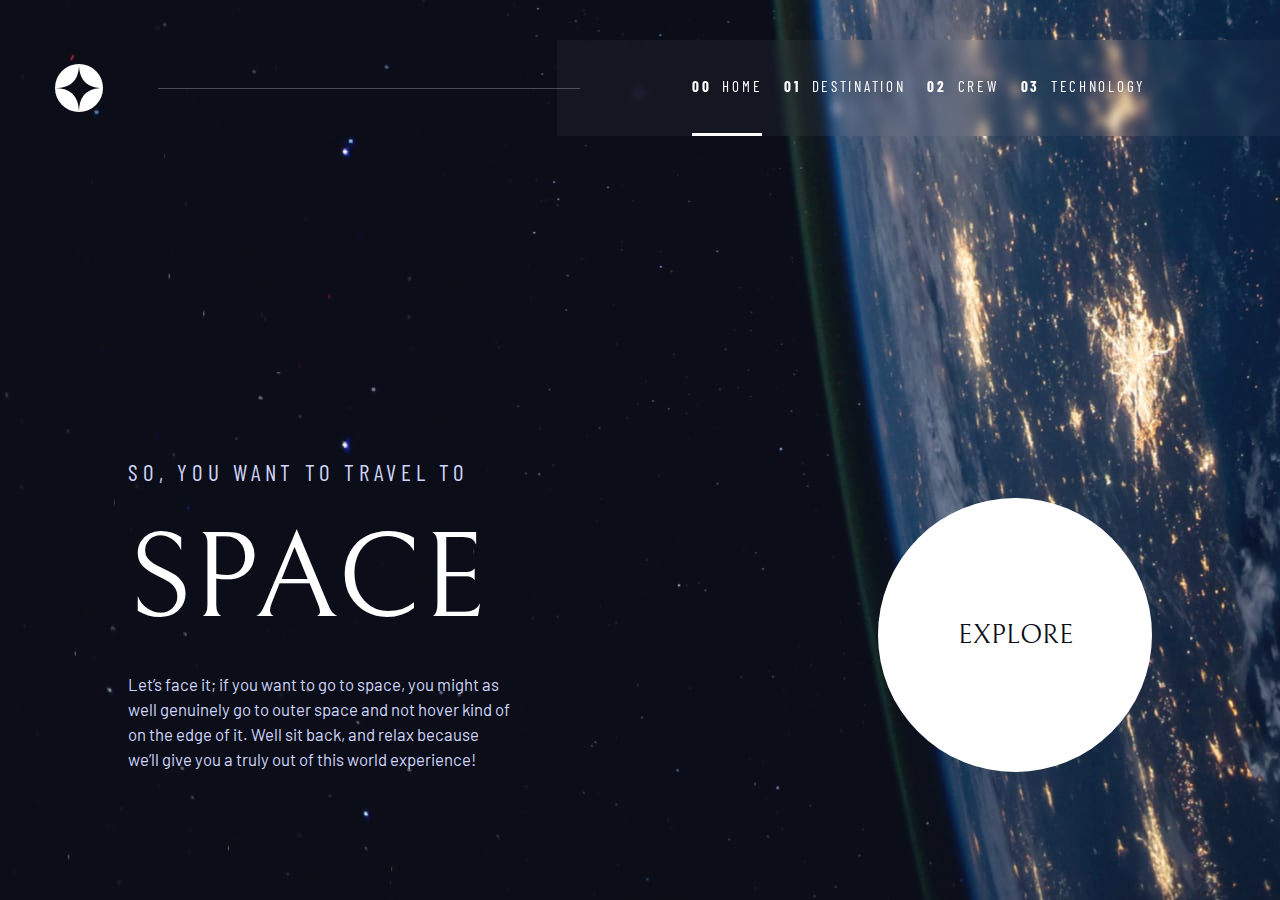
<file: index.html>
<!DOCTYPE html>
<html lang="en">
  <head>
    <meta charset="UTF-8" />
    <meta name="viewport" content="width=device-width, initial-scale=1.0" />

    <link
      rel="icon"
      type="image/png"
      sizes="32x32"
      href="./assets/favicon-32x32.png"
    />

    <link rel="stylesheet" href="reset.css" />
    <link rel="stylesheet" href="styles.css" />

    <style>
      body {
        background-image: url(assets/home/background-home-desktop.jpg);
        background-repeat: no-repeat;
        background-size: cover;
      }
      @media only screen and (max-width: 56.25em) {
        body {
          background-image: url(assets/home/background-home-tablet.jpg);
        }
      }
      @media only screen and (max-width: 40.625em) {
        body {
          background-image: url(assets/home/background-home-mobile.jpg);
        }
      }
    </style>

    <title>Home | Space tourism website</title>
  </head>
  <body class="preload">
    <header>
      <nav>
        <img src="assets/shared/logo.svg" alt="Space Tourism Logo" />
        <button class="burger"></button>
        <ul>
          <li>
            <a href="index.html" class="active"><strong>00</strong> Home</a>
          </li>
          <li>
            <a href="destinations.html"><strong>01</strong> Destination</a>
          </li>
          <li>
            <a href="crewmates.html"><strong>02</strong> Crew</a>
          </li>
          <li>
            <a href="technologies.html"><strong>03</strong> Technology</a>
          </li>
        </ul>
      </nav>
    </header>
    <main class="home">
      <section>
        <article>
          <h5>So, you want to travel to</h5>
          <h1>Space</h1>
          <p class="body-text">
            Let’s face it; if you want to go to space, you might as well
            genuinely go to outer space and not hover kind of on the edge of it.
            Well sit back, and relax because we’ll give you a truly out of this
            world experience!
          </p>
        </article>
      </section>
      <section>
        <a class="explore" href="destinations.html"><h4>Explore</h4></a>
      </section>
    </main>
    <script src="script.js"></script>
  </body>
</html>
</file>
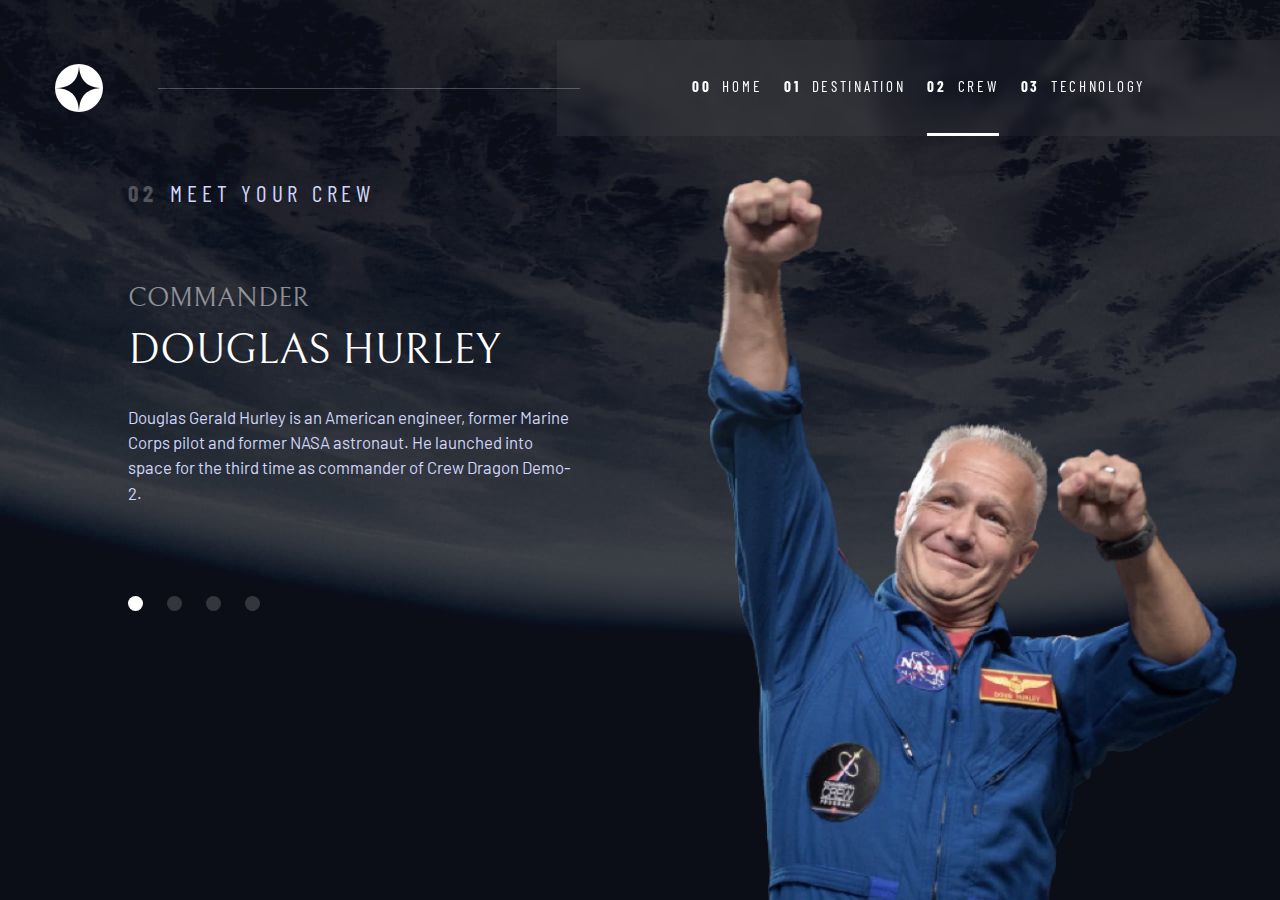
<file: crewmates.html>
<!DOCTYPE html>
<html lang="en">
  <head>
    <meta charset="UTF-8" />
    <meta name="viewport" content="width=device-width, initial-scale=1.0" />

    <link
      rel="icon"
      type="image/png"
      sizes="32x32"
      href="./assets/favicon-32x32.png"
    />

    <link rel="stylesheet" href="reset.css" />
    <link rel="stylesheet" href="styles.css" />

    <style>
      body {
        background-image: url(assets/crew/background-crew-desktop.jpg);
        background-repeat: no-repeat;
        background-size: cover;
      }
      @media only screen and (max-width: 56.25em) {
        body {
          background-image: url(assets/crew/background-crew-tablet.jpg);
        }
      }
      @media only screen and (max-width: 40.625em) {
        body {
          background-image: url(assets/crew/background-crew-mobile.jpg);
        }
      }
    </style>

    <title>Crewmates | Space tourism website</title>
  </head>
  <body class="preload">
    <header>
      <nav>
        <img src="assets/shared/logo.svg" alt="Space Tourism Logo" />
        <button class="burger"></button>
        <ul>
          <li>
            <a href="index.html"><strong>00</strong> Home</a>
          </li>
          <li>
            <a href="destinations.html"><strong>01</strong> Destination</a>
          </li>
          <li>
            <a href="crewmates.html" class="active"><strong>02</strong> Crew</a>
          </li>
          <li>
            <a href="technologies.html"><strong>03</strong> Technology</a>
          </li>
        </ul>
      </nav>
    </header>
    <main class="crew">
      <section class="info-card">
        <article>
          <h5><strong>02</strong>Meet your crew</h5>
          <h4 id="title"></h4>
          <h3 id="name"></h3>
          <p id="desc" class="body-text">
          </p>
        </article>
        <div class="switches">
          <ul>
            <li><a>1</a></li>
            <li><a>2</a></li>
            <li><a>3</a></li>
            <li><a>4</a></li>
          </ul>
        </div>
      </section>
      <section class="info-card crewmate">
        <h5><strong>02</strong>Meet your crew</h5>
        <img id="image" src="" alt="" />
      </section>
    </main>
    <script src="script.js"></script>
    <script src="crewmates.js"></script>
  </body>
</html>
</file>
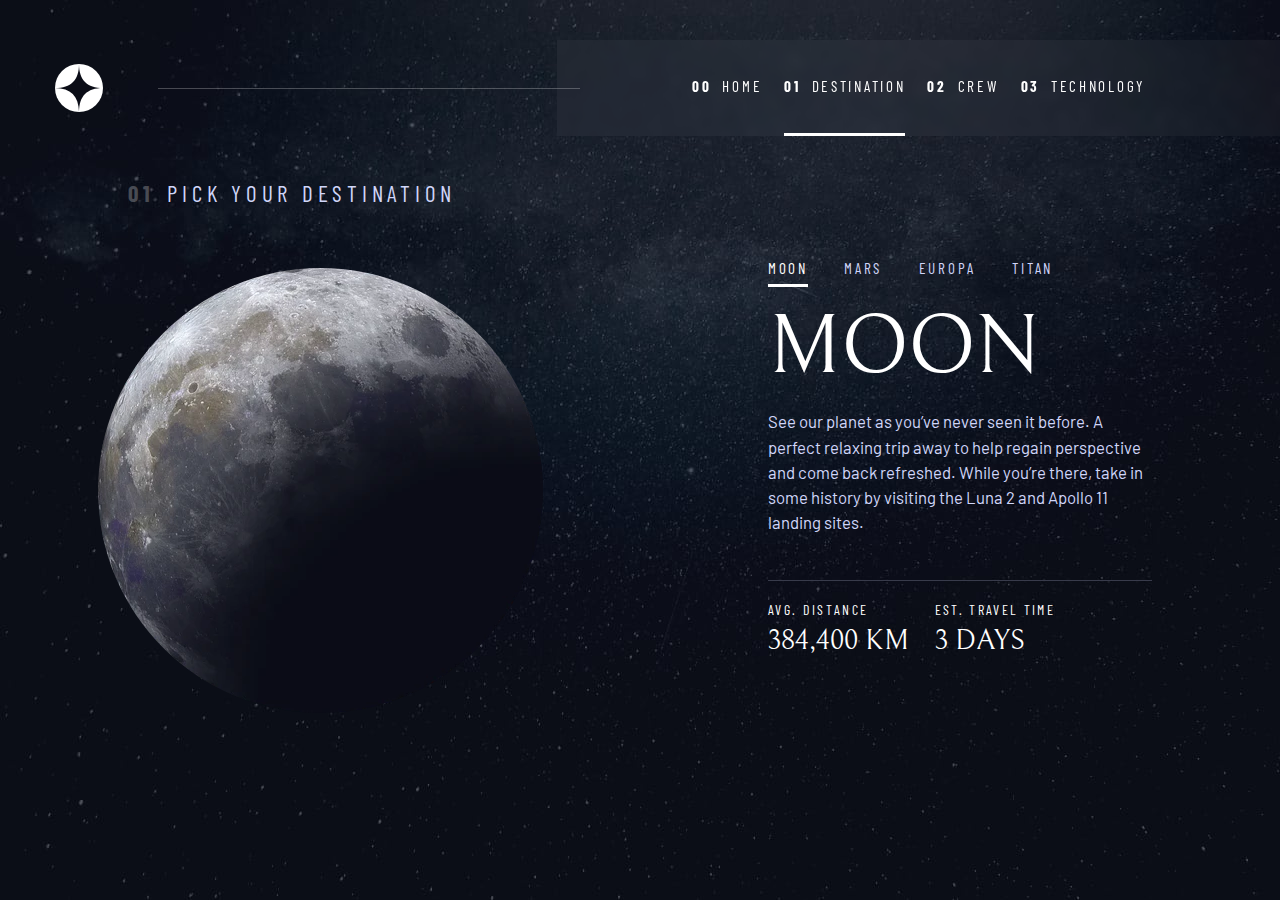
<file: destinations.html>
<!DOCTYPE html>
<html lang="en">
  <head>
    <meta charset="UTF-8" />
    <meta name="viewport" content="width=device-width, initial-scale=1.0" />

    <link
      rel="icon"
      type="image/png"
      sizes="32x32"
      href="./assets/favicon-32x32.png"
    />

    <link rel="stylesheet" href="reset.css" />
    <link rel="stylesheet" href="styles.css" />

    <style>
      body {
        background-image: url(assets/destination/background-destination-desktop.jpg);
        background-repeat: no-repeat;
        background-size: cover;
      }
      @media only screen and (max-width: 56.25em) {
        body {
          background-image: url(assets/destination/background-destination-tablet.jpg);
        }
      }
      @media only screen and (max-width: 40.625em) {
        body {
          background-image: url(assets/destination/background-destination-mobile.jpg);
        }
      }
    </style>

    <title>Destinations | Space tourism website</title>
  </head>
  <body class="preload">
    <header>
      <nav>
        <img src="assets/shared/logo.svg" alt="Space Tourism Logo" />
        <button class="burger"></button>
        <ul>
          <li>
            <a href="index.html"><strong>00</strong> Home</a>
          </li>
          <li>
            <a href="destinations.html" class="active"
              ><strong>01</strong> Destination</a
            >
          </li>
          <li>
            <a href="crewmates.html"><strong>02</strong> Crew</a>
          </li>
          <li>
            <a href="technologies.html"><strong>03</strong> Technology</a>
          </li>
        </ul>
      </nav>
    </header>
    <main>
      <section class="info-card">
        <h5><strong>01</strong>Pick your destination</h5>
        <img class="planet" id="image" src="" alt="" />
      </section>
      <section class="info-card">
        <div class="tabs">
          <ul>
            <li><a>Moon</a></li>
            <li><a>Mars</a></li>
            <li><a>Europa</a></li>
            <li><a>Titan</a></li>
          </ul>
        </div>
        <article>
          <h2 id="name"></h2>
          <p id="desc" class="body-text"></p>
          <hr />
          <div class="stats">
            <div>
              <p class="sub2">AVG. DISTANCE</p>
              <p id="dist" class="sub1"></p>
            </div>
            <div>
              <p class="sub2">Est. travel time</p>
              <p id="travel" class="sub1"></p>
            </div>
          </div>
        </article>
      </section>
    </main>
    <script src="script.js"></script>
    <script src="destinations.js"></script>
  </body>
</html>
</file>
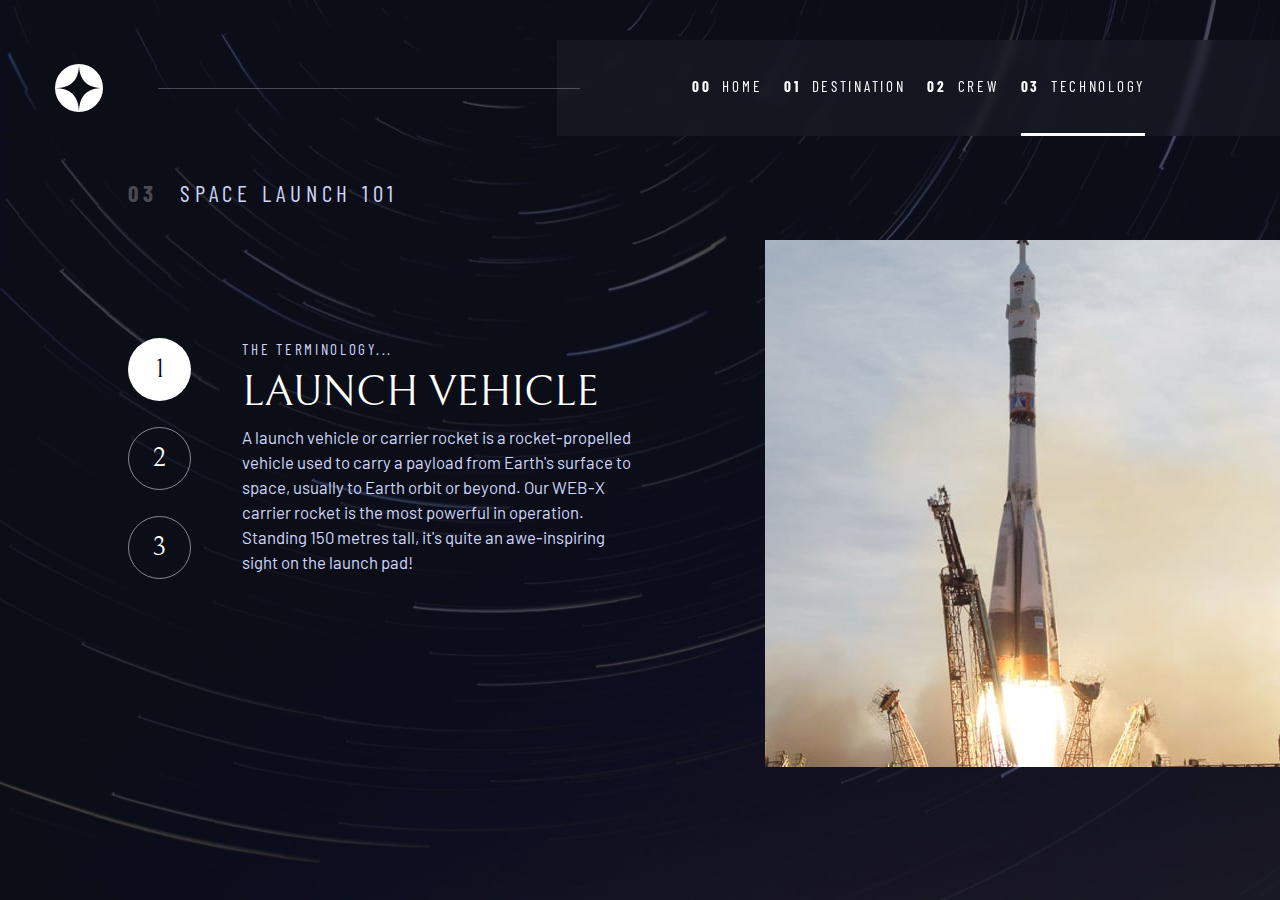
<file: technologies.html>
<!DOCTYPE html>
<html lang="en">
  <head>
    <meta charset="UTF-8" />
    <meta name="viewport" content="width=device-width, initial-scale=1.0" />

    <link
      rel="icon"
      type="image/png"
      sizes="32x32"
      href="./assets/favicon-32x32.png"
    />

    <link rel="stylesheet" href="reset.css" />
    <link rel="stylesheet" href="styles.css" />

    <style>
      body {
        background-image: url(assets/technology/background-technology-desktop.jpg);
        background-repeat: no-repeat;
        background-size: cover;
      }
      @media only screen and (max-width: 56.25em) {
        body {
          background-image: url(assets/technology/background-technology-tablet.jpg);
        }
      }
      @media only screen and (max-width: 40.625em) {
        body {
          background-image: url(assets/technology/background-technology-mobile.jpg);
        }
      }
    </style>

    <title>Technology | Space tourism website</title>
  </head>
  <body class="preload">
    <header>
      <nav>
        <img src="assets/shared/logo.svg" alt="Space Tourism Logo" />
        <button class="burger"></button>
        <ul>
          <li>
            <a href="index.html"><strong>00</strong> Home</a>
          </li>
          <li>
            <a href="destinations.html"><strong>01</strong> Destination</a>
          </li>
          <li>
            <a href="crewmates.html"><strong>02</strong> Crew</a>
          </li>
          <li>
            <a href="technologies.html" class="active"
              ><strong>03</strong> Technology</a
            >
          </li>
        </ul>
      </nav>
    </header>
    <main class="tech">
      <section class="info-card tech-spread">
        <h5><strong>03</strong> Space launch 101</h5>
        <img class="landscape" src="" alt="" />
        <div class="tech-content">
          <div class="num-nav">
            <ul>
              <li class="active"><h4>1</h4></li>
              <li><h4>2</h4></li>
              <li><h4>3</h4></li>
            </ul>
          </div>
          <article>
            <p class="tech-text">The terminology...</p>
            <h3 id="title"></h3>
            <p id="tech-body" class="body-text">
            </p>
          </article>
        </div>
      </section>
      <section class="tech-image">
        <img class="portrait" src="" alt="" />
      </section>
    </main>
    <script src="script.js"></script>
    <script src="technologies.js"></script>
  </body>
</html>
</file>
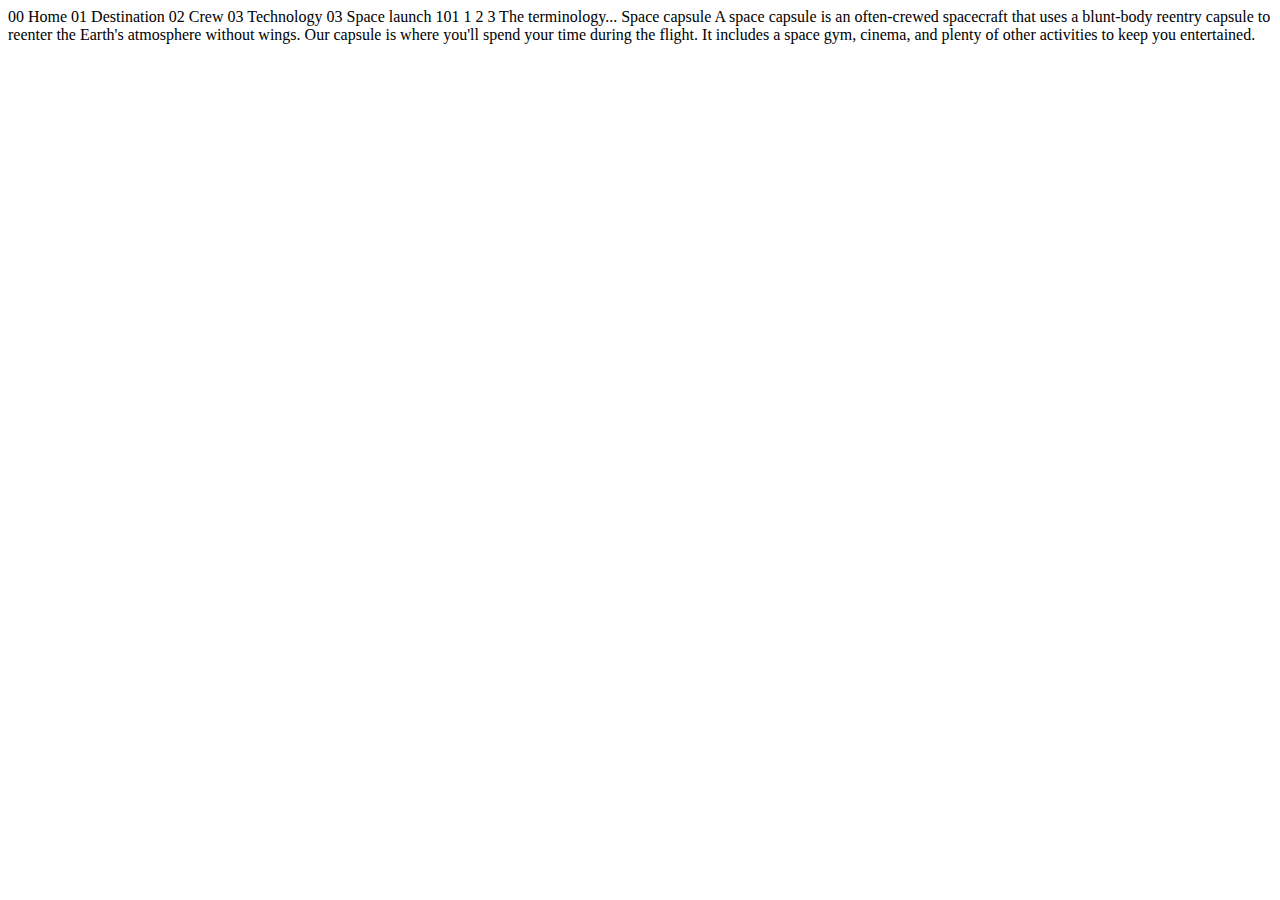
<file: technology-capsule.html>
<!DOCTYPE html>
<html lang="en">
<head>
  <meta charset="UTF-8">
  <meta name="viewport" content="width=device-width, initial-scale=1.0">

  <link rel="icon" type="image/png" sizes="32x32" href="./assets/favicon-32x32.png">
  
  <title>Frontend Mentor | Space tourism website</title>
</head>
<body>

  00 Home
  01 Destination
  02 Crew
  03 Technology

  03 Space launch 101

  1
  2
  3

  The terminology...
  Space capsule

  A space capsule is an often-crewed spacecraft that uses a blunt-body reentry 
  capsule to reenter the Earth's atmosphere without wings. Our capsule is where 
  you'll spend your time during the flight. It includes a space gym, cinema, 
  and plenty of other activities to keep you entertained.
</body>
</html>
</file>
<file: styles.css>
@import url("https://fonts.googleapis.com/css2?family=Barlow&family=Barlow+Condensed:wght@400;700&family=Bellefair&display=swap");
* {
  box-sizing: border-box;
}

body {
  background-color: #0B0D17;
  display: flex;
  flex-direction: column;
  height: 100vh;
  max-height: 100%;
  max-width: 100%;
  overflow-x: hidden;
  width: 100vw;
}

.preload * {
  transition: none !important;
}

.explore {
  align-items: center;
  align-self: flex-end;
  aspect-ratio: 1/1;
  background-color: #FFFFFF;
  border-radius: 50%;
  display: flex;
  justify-content: center;
  max-width: 17.125rem;
  position: relative;
  text-decoration: none;
  width: 50vw;
}
.explore::after {
  background-color: rgba(255, 255, 255, 0.1);
  border-radius: 50%;
  content: "";
  height: 100%;
  position: absolute;
  transition: all 0.5s;
  width: 100%;
  z-index: -1;
}
.explore:hover::after {
  transform: scale(1.5);
}
.explore h4 {
  color: #0B0D17;
}

.num-nav {
  margin-top: 0;
  margin-right: 10%;
}
.num-nav ul {
  display: flex;
  flex-direction: column;
  justify-content: space-between;
  min-height: 100%;
}
.num-nav ul li {
  align-items: center;
  aspect-ratio: 1/1;
  border: rgba(255, 255, 255, 0.5) 0.0625rem solid;
  border-radius: 50%;
  display: flex;
  justify-content: center;
  margin-bottom: 2vw;
  width: clamp(2.5rem, calc(1.8932038835rem + 2.5889967638vw), 5rem);
}
.num-nav ul li:hover {
  border-color: #FFFFFF;
  cursor: pointer;
}
.num-nav ul li.active {
  background-color: #FFFFFF;
}
.num-nav ul li.active h4 {
  color: #0B0D17;
}

.stats {
  display: flex;
  width: 100%;
}
.stats div {
  margin-right: 2vw;
}

.switches {
  align-self: start;
  margin-top: 20%;
}
.switches ul {
  display: flex;
  justify-content: space-between;
  width: 8.25rem;
}
.switches ul li {
  background-color: rgba(255, 255, 255, 0.17);
  border-radius: 50%;
  height: 0.9375rem;
  width: 0.9375rem;
}
.switches ul li:hover {
  background-color: rgba(255, 255, 255, 0.5);
  cursor: pointer;
}
.switches ul li.active {
  background-color: white;
}
.switches ul li a {
  color: transparent;
}

.tabs {
  align-self: start;
  height: 2.125rem;
  max-width: 17.8125rem;
  margin-top: 20%;
  width: 100%;
}
.tabs ul {
  justify-content: space-between;
  display: flex;
  height: 100%;
}
.tabs ul li {
  height: 100%;
}
.tabs ul li a {
  align-items: center;
  border-bottom: transparent 0.1875rem solid;
  color: #D0D6F9;
  display: flex;
  height: 100%;
}
.tabs ul li a:hover {
  border-bottom: rgba(255, 255, 255, 0.5) 0.1875rem solid;
  cursor: pointer;
}
.tabs ul li a.active {
  color: #FFFFFF;
  border-bottom: #FFFFFF 0.1875rem solid;
}

@media only screen and (max-width: 56.25em) {
  .explore, .tabs, .switches, .num-nav {
    align-self: center;
  }
  .stats {
    justify-content: center;
  }
  .switches {
    margin-top: 10%;
  }
  .tabs {
    margin-top: 0;
  }
  .num-nav {
    margin: 0;
  }
  .num-nav ul {
    justify-content: center;
    flex-direction: row;
  }
  .num-nav ul li {
    margin-right: 2vw;
  }
}
@media only screen and (max-width: 40.625em) {
  .stats {
    flex-direction: column;
  }
  .stats div {
    margin-bottom: 10%;
  }
}
main {
  display: flex;
  justify-content: space-around;
}
main.home {
  align-items: flex-end;
}
main.home, main.crew {
  height: 100%;
}
main.crew {
  justify-content: flex-start;
}
main.crew section {
  width: auto;
}
main.crew section article {
  max-width: initial;
}
main.crew section article h4 {
  opacity: 0.5;
  margin-top: 10%;
}
main.crew section article h3 {
  margin-bottom: 5%;
}
main.crew section article p {
  max-width: 28.125rem;
}
main.tech {
  justify-content: space-between;
}
main.tech .landscape {
  display: none;
}
main.tech .tech-spread {
  display: flex;
  width: auto;
}
main.tech .tech-spread .tech-content {
  display: flex;
  flex-direction: row;
  margin-top: 10%;
}
main.tech .tech-spread .tech-content article {
  max-width: 37.5rem;
}
main.tech .tech-spread .tech-content .tech-text, main.tech .tech-spread .tech-content h3 {
  align-self: start;
}
main.tech .tech-spread .tech-content .body-text {
  max-width: initial;
}
main section {
  align-items: center;
  display: flex;
  flex-direction: column;
  margin: 10%;
  width: 30%;
}
main section.info-card {
  margin: 0 10%;
}
main section.info-card h5 {
  align-self: flex-start;
  margin-bottom: 15%;
}
main section.info-card h5 strong {
  margin-right: 1vw;
  opacity: 0.25;
}
main section.info-card .planet {
  max-width: 27.8125rem;
  width: 40vw;
}
main section.crewmate {
  align-self: flex-end;
  align-items: flex-start;
  height: 100%;
  margin: 0;
}
main section.crewmate img {
  height: 100%;
}
main section.crewmate h5 {
  display: none;
}
main section article {
  align-self: flex-start;
  max-width: 28.125rem;
}
main section article hr {
  background-color: #383B4B;
  border: none;
  height: 0.0625rem;
  margin-top: 5vh;
  margin-bottom: 2vh;
}
main section.tech-image {
  margin: 0;
  margin-top: 5%;
  width: auto;
}

@media only screen and (max-width: 56.25em) {
  main, main.home {
    align-items: center;
    flex-direction: column;
    justify-content: start;
  }
  main section, main.home section {
    width: 100%;
  }
  main section.info-card, main.home section.info-card {
    margin: 5% 10%;
  }
  main section.info-card h5, main.home section.info-card h5 {
    align-self: center;
    margin-bottom: 10%;
  }
  main section article, main.home section article {
    align-self: center;
    text-align: center;
  }
  main.crew, main.home.crew {
    justify-content: flex-start;
  }
  main.crew section, main.home.crew section {
    padding: 10%;
    width: 100%;
  }
  main.crew section h5, main.home.crew section h5 {
    align-self: flex-start;
    margin: 0;
  }
  main.crew section article h4, main.home.crew section article h4 {
    margin-top: 5%;
  }
  main.crew section article h3, main.home.crew section article h3 {
    margin-bottom: 2%;
  }
  main.crew section article p, main.home.crew section article p {
    max-width: initial;
  }
  main.crew section.info-card, main.home.crew section.info-card {
    padding-bottom: 0;
    padding-top: 0;
  }
  main.crew section.info-card.crewmate, main.home.crew section.info-card.crewmate {
    align-self: center;
    align-items: center;
    margin: 0;
    padding: 0;
  }
  main.tech .portrait, main.home.tech .portrait {
    display: none;
  }
  main.tech .landscape, main.home.tech .landscape {
    display: initial;
    width: 100vw;
  }
  main.tech .tech-spread .tech-content, main.home.tech .tech-spread .tech-content {
    flex-direction: column;
  }
  main.tech .tech-spread .tech-content article, main.home.tech .tech-spread .tech-content article {
    margin-top: 5%;
  }
}
@media only screen and (max-width: 40.625em) {
  main section {
    padding: 0 10%;
  }
  main.crew {
    flex-direction: column-reverse;
    justify-content: flex-end;
  }
  main.crew section.info-card {
    flex-direction: column-reverse;
    margin-top: 0;
  }
  main.crew section.info-card h5 {
    display: none;
  }
  main.crew section.info-card.crewmate {
    border-bottom: rgba(255, 255, 255, 0.2) 0.0625rem solid;
    flex-direction: column;
    height: auto;
    width: 70%;
  }
  main.crew section.info-card.crewmate img {
    max-height: 13.9375rem;
  }
  main.crew section.info-card.crewmate h5 {
    align-self: center;
    display: block;
    margin-bottom: 10%;
  }
}
nav {
  align-items: center;
  display: flex;
  justify-content: space-between;
  margin: 2.5rem 0;
  position: relative;
}
nav .burger {
  display: none;
}
nav::before {
  background-color: rgba(255, 255, 255, 0.25);
  content: "";
  height: 0.0625rem;
  left: 9.875rem;
  position: absolute;
  top: 50%;
  right: 43.75rem;
  z-index: 2;
}
nav img {
  margin: 0 3.4375rem;
  height: 3rem;
  width: 3rem;
}
nav ul {
  background-color: rgba(255, 255, 255, 0.04);
  -webkit-backdrop-filter: blur(0.3125rem);
          backdrop-filter: blur(0.3125rem);
  display: flex;
  height: 6rem;
  padding: 0 7.75rem;
  transform-origin: top;
}
nav ul li {
  height: 100%;
  margin: 0 0.6875rem;
  opacity: 100%;
  text-align: center;
}
nav ul li a {
  align-items: center;
  border-bottom: transparent 0.1875rem solid;
  display: flex;
  height: 100%;
  text-decoration: none;
}
nav ul li a:hover {
  border-bottom: rgba(255, 255, 255, 0.5) 0.1875rem solid;
}
nav ul li a.active {
  border-bottom: #FFFFFF 0.1875rem solid;
}
nav ul li a strong {
  margin-right: 0.6875rem;
}

@media only screen and (max-width: 56.25em) {
  nav {
    margin-top: 0;
  }
  nav::before {
    display: none;
  }
  nav ul {
    padding: 0 5vw;
  }
  nav ul li {
    margin: 0 1vw;
  }
  nav ul li a strong {
    margin-right: 1vw;
  }
}
@media only screen and (max-width: 40.625em) {
  nav {
    margin-top: 2.0625rem;
  }
  nav .burger {
    background-color: transparent;
    background-image: url(assets/shared/icon-hamburger.svg);
    background-repeat: no-repeat;
    background-size: cover;
    border: none;
    display: inline-block;
    height: 2.5rem;
    margin-right: 11vw;
    width: 2.5rem;
  }
  nav .burger:hover {
    cursor: pointer;
    opacity: 70%;
  }
  nav ul {
    flex-direction: column;
    height: auto;
    padding: 5vw;
    position: absolute;
    right: 0;
    top: 100%;
    transition: all 0.5s;
    transform: scaleY(0);
  }
  nav ul li {
    margin: 1vw;
  }
  nav ul.active {
    transform: scaleY(1);
  }
}
* {
  line-height: 1.5;
  color: #FFFFFF;
  text-transform: uppercase;
}

h1, h2, h3, h4, .sub1 {
  font-family: "Bellefair", serif;
}

h5, .sub2, nav, .tabs, .tech-text {
  font-family: "Barlow Condensed", sans-serif;
  font-weight: 400;
}

strong {
  font-weight: 700;
}

.tech-text {
  color: #D0D6F9;
}

.body-text {
  color: #D0D6F9;
  font-family: "Barlow", sans-serif;
  font-size: clamp(0.9375rem, calc(0.8919902913rem + 0.1941747573vw), 1.125rem);
  text-transform: initial;
}

h1 {
  font-size: clamp(5rem, calc(3.9381067961rem + 4.5307443366vw), 9.375rem);
}

h2 {
  font-size: clamp(3.5rem, calc(2.8325242718rem + 2.8478964401vw), 6.25rem);
}

h3 {
  font-size: clamp(1.5rem, calc(1.0145631068rem + 2.071197411vw), 3.5rem);
}

h4 {
  font-size: clamp(1.25rem, calc(1.067961165rem + 0.7766990291vw), 2rem);
}

h5 {
  color: #D0D6F9;
  letter-spacing: 0.296875rem;
  font-size: clamp(1rem, calc(0.817961165rem + 0.7766990291vw), 1.75rem);
}

nav, .tabs, .tech-text {
  letter-spacing: 0.16875rem;
  font-size: clamp(0.875rem, calc(0.8446601942rem + 0.1294498382vw), 1rem);
}

.sub1 {
  font-size: 1.75rem;
}

.sub2 {
  letter-spacing: 0.146875rem;
  font-size: 0.875rem;
}/*# sourceMappingURL=styles.css.map */
</file>
